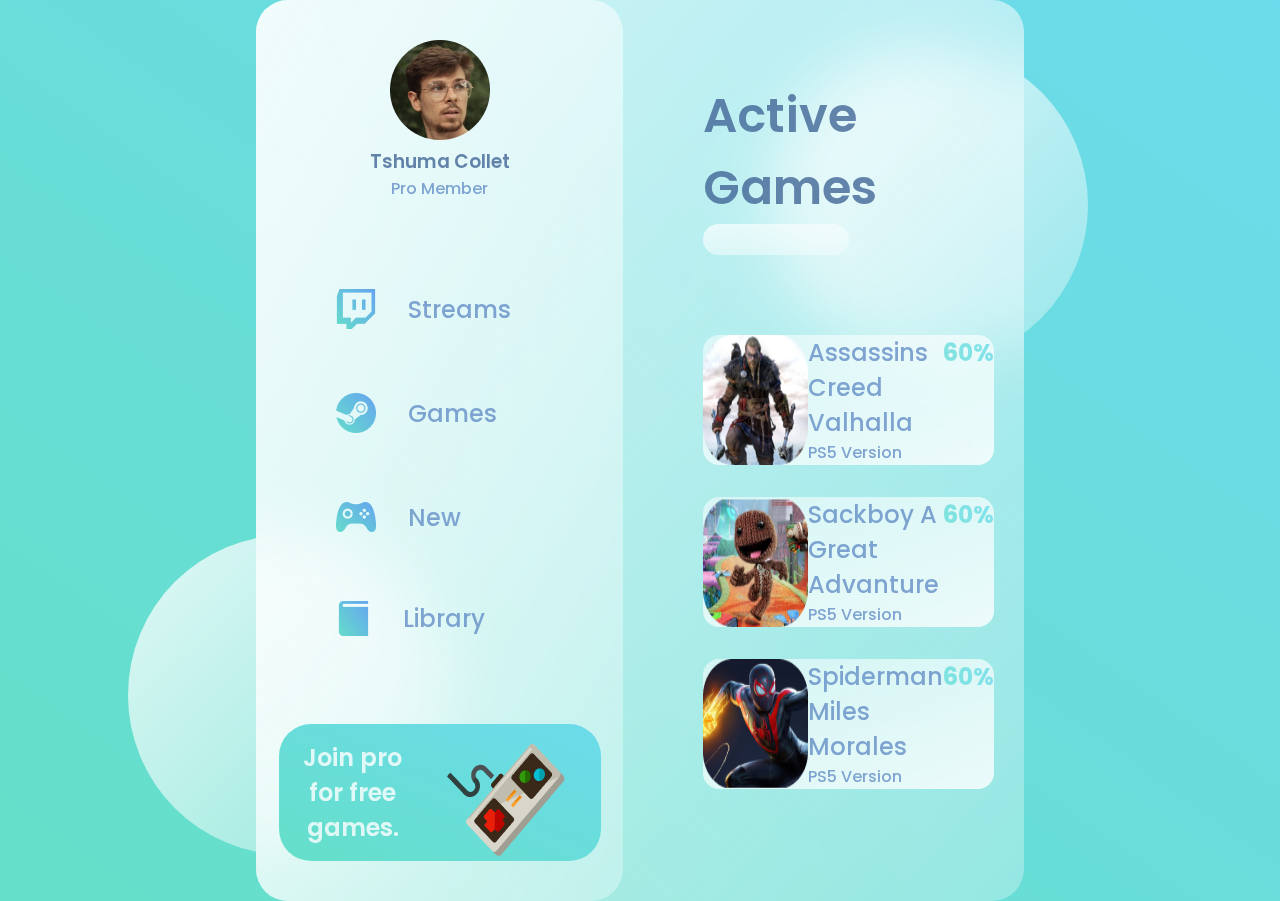
<file: GlassWebsite/index.html>
<!DOCTYPE html>
<html lang="en">
  <head>
    <meta charset="UTF-8" />
    <meta name="viewport" content="width=device-width, initial-scale=1.0" />
    <title>Glass Website</title>
    <link rel="preconnect" href="https://fonts.gstatic.com" />
    <link
      href="https://fonts.googleapis.com/css2?family=Poppins:wght@400;500;700&display=swap"
      rel="stylesheet"
    />
    <link rel="stylesheet" href="./style.css" />
  </head>
  <body>
    <main>
      <section class="glass">
        <div class="dashboard">
          <div class="user">
            <img src="./images/avatar.png" alt="" />
            <h3>Tshuma Collet</h3>
            <p>Pro Member</p>
          </div>
          <div class="links">
            <div class="link">
              <img src="./images/twitch.png" alt="" />
              <h2>Streams</h2>
            </div>
            <div class="link">
              <img src="./images/steam.png" alt="" />
              <h2>Games</h2>
            </div>
            <div class="link">
              <img src="./images/upcoming.png" alt="" />
              <h2>New</h2>
            </div>
            <div class="link">
              <img src="./images/library.png" alt="" />
              <h2>Library</h2>
            </div>
          </div>
          <div class="pro">
            <h2>Join pro for free games.</h2>
            <img src="./images/controller.png" alt="" />
          </div>
        </div>
        <div class="games">
          <div class="status">
            <h1>Active Games</h1>
            <input type="text" />
          </div>
          <div class="cards">
            <div class="card">
              <img src="./images/assassins.png" alt="" />
              <div class="card-info">
                <h2>Assassins Creed Valhalla</h2>
                <p>PS5 Version</p>
                <div class="progress"></div>
              </div>
              <h2 class="percentage">60%</h2>
            </div>
            <div class="card">
              <img src="./images/sackboy.png" alt="" />
              <div class="card-info">
                <h2>Sackboy A Great Advanture</h2>
                <p>PS5 Version</p>
                <div class="progress"></div>
              </div>
              <h2 class="percentage">60%</h2>
            </div>
            <div class="card">
              <img src="./images/spiderman.png" alt="" />
              <div class="card-info">
                <h2>Spiderman Miles Morales</h2>
                <p>PS5 Version</p>
                <div class="progress"></div>
              </div>
              <h2 class="percentage">60%</h2>
            </div>
          </div>
        </div>
      </section>
    </main>
    <div class="circle1"></div>
    <div class="circle2"></div>
  </body>
</html>
</file>
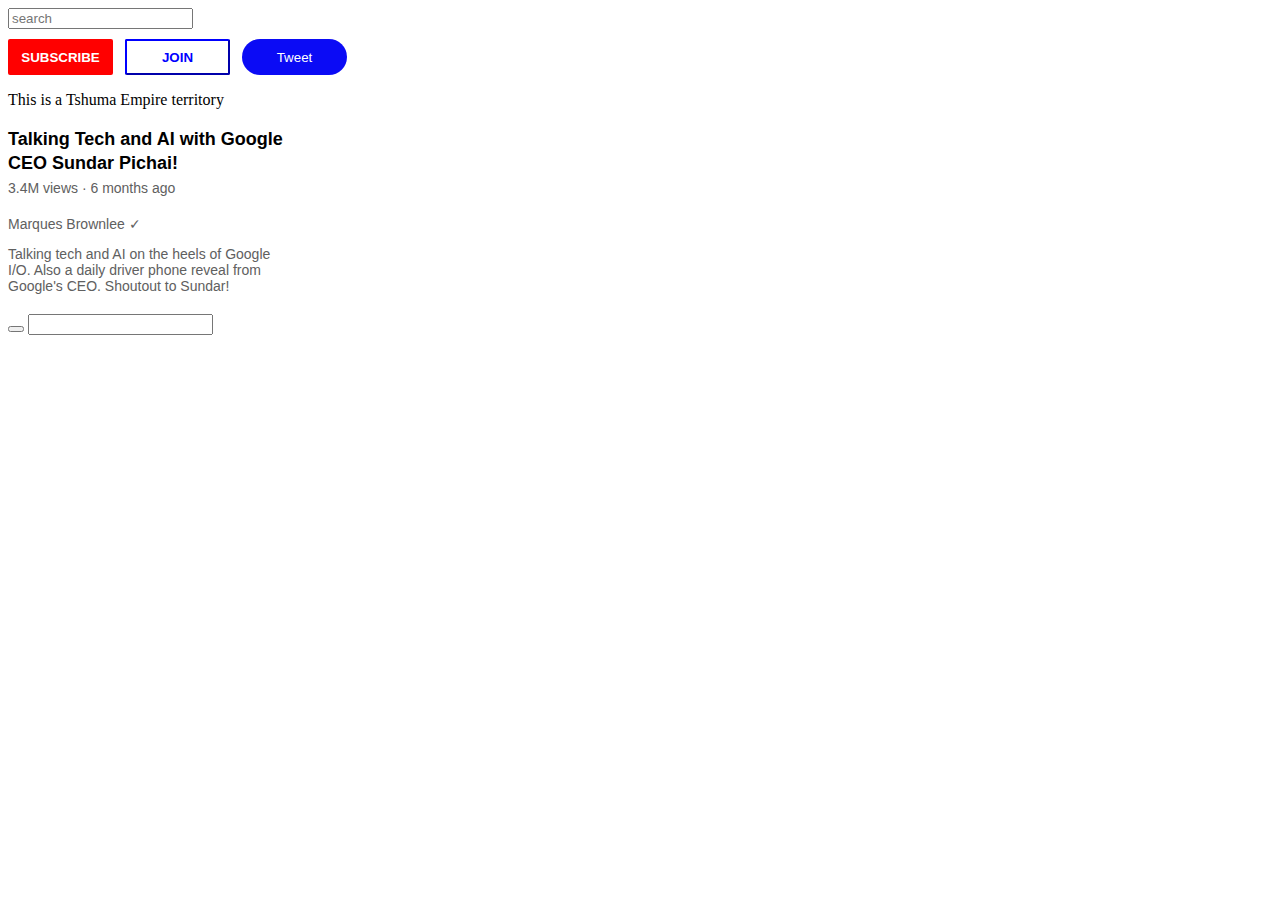
<file: Buttons/buttons.html>
<!DOCTYPE html>
<html lang="en">
<head>
    <title>Buttons</title>
    <link rel="stylesheet" href="buttons.css">
</head>
<body>
    <input class="search-bar" type="text" placeholder="search">
    <button class="subscribe-button">SUBSCRIBE</button>
    <button class="join-button">JOIN</button>
    <button class="tweet-button">Tweet</button>
   
    <p>This is a Tshuma Empire territory</p>
    <p class="video-tittle">
        Talking Tech and AI with Google CEO Sundar Pichai!
    </p>
    
    <p class="video-stats">
        3.4M views &#183; 6 months ago
    </p>
    
    <p class="video-author">
        Marques Brownlee &#x2713;
    </p>
    
    <p class="video-description">
        Talking tech and AI on the heels of Google I/O. Also a daily driver phone reveal from Google's CEO. Shoutout to Sundar!
    </p>
</body>
</html>

<p></p>
<h2></h2>
<button></button>
<input type="text">
</file>
<file: GlassWebsite/style.css>
* {
    margin: 0;
    padding: 0;
    box-sizing: border-box;
  }
  
  h1 {
    color: #426696;
    font-weight: 600;
    font-size: 3rem;
    opacity: 0.8;
  }
  h2,
  p {
    color: #658ec6;
    font-weight: 500;
    opacity: 0.8;
  }
  
  h3 {
    color: #426696;
    font-weight: 600;
    opacity: 0.8;
  }
  
  main {
    font-family: "Poppins", sans-serif;
    min-height: 100vh;
    background: linear-gradient(to right top, #65dfc9, #6cdbeb);
    display: flex;
    align-items: center;
    justify-content: center;
  }
  
  .glass {
    background: white;
    min-height: 80vh;
    width: 60%;
    background: linear-gradient(
      to right bottom,
      rgba(255, 255, 255, 0.7),
      rgba(255, 255, 255, 0.3)
    );
    border-radius: 2rem;
    z-index: 2;
    backdrop-filter: blur(2rem);
    display: flex;
  }
  .circle1,
  .circle2 {
    background: white;
    background: linear-gradient(
      to right bottom,
      rgba(255, 255, 255, 0.8),
      rgba(255, 255, 255, 0.3)
    );
    height: 20rem;
    width: 20rem;
    position: absolute;
    border-radius: 50%;
  }
  
  .circle1 {
    top: 5%;
    right: 15%;
  }
  .circle2 {
    bottom: 5%;
    left: 10%;
  }
  .dashboard {
    flex: 1;
    display: flex;
    flex-direction: column;
    align-items: center;
    justify-content: space-evenly;
    text-align: center;
    background: linear-gradient(
      to right bottom,
      rgba(255, 255, 255, 0.7),
      rgba(255, 255, 255, 0.3)
    );
    border-radius: 2rem;
  }
  .link {
    display: flex;
    margin: 2rem 0rem;
    padding: 1rem 5rem;
    align-items: center;
  }
  .link h2 {
    padding: 0rem 2rem;
  }
  
  .games {
    flex: 2;
  }
  
  .pro {
    background: linear-gradient(to right top, #65dfc9, #6cdbeb);
    border-radius: 2rem;
    color: white;
    padding: 1rem;
    position: relative;
  }
  
  .pro img {
    position: absolute;
    top: -10%;
    right: 10%;
  }
  .pro h2 {
    width: 40%;
    color: white;
    font-weight: 600;
  }
  
  /* GAMES */
  .status {
    margin-bottom: 3rem;
  }
  
  .status input {
    background: linear-gradient(
      to right bottom,
      rgba(255, 255, 255, 0.7),
      rgba(255, 255, 255, 0.3)
    );
    border: none;
    width: 50%;
    padding: 0.5rem;
    border-radius: 2rem;
  }
  
  .games {
    margin: 5rem;
    display: flex;
    flex-direction: column;
    justify-content: space-evenly;
  }
  
  .card {
    display: flex;
    background: linear-gradient(
      to left top,
      rgba(255, 255, 255, 0.8),
      rgba(255, 255, 255, 0.5)
    );
    border-radius: 1rem;
    margin: 2rem 0rem;
}
  
  .progress {
    background: linear-gradient(to right top, #65dfc9, #6cdbeb);
    width: 100%;
    height: 25%;
    border-radius: 1rem;
    position: relative;
    overflow: hidden;
  }
  .progress::after {
    content: "";
    width: 100%;
    height: 100%;
    background: rgb(236, 236, 236);
    position: absolute;
    left: 60%;
  }
  .card-info {
    display: flex;
    flex-direction: column;
    justify-content: space-between;
  }
  
  .percentage {
    font-weight: bold;
    background: linear-gradient(to right top, #65dfc9, #6cdbeb);
    -webkit-background-clip: text;
    -webkit-text-fill-color: transparent;
  }
</file>
<file: Buttons/buttons.css>
.subscribe-button{
    background-color: red;
    color: white;
    border: none;
    height: 36px;
    width: 105px;
    border-radius: 2px;
    font-weight: bold;
    margin-right: 8px;
    cursor: pointer;
    transition: opacity 0.15s;
    
    }
 .join-button{
     background-color: white;
     color: blue;
     border-color: blue;
     border-radius: 2px;
     font-weight: bold;
     height: 36px;
     width: 105px;
     cursor: pointer;
     margin-right: 8px;
     transition: opacity 0.15s;
 }
 .tweet-button{
     background-color: rgb(11, 11, 245);
     border: none;
     color: white;
     width: 105px;
     height: 36px;
     border-radius: 30px;
     cursor: pointer;
 }
 .video-tittle{
 font-family: Arial;
 font-size: 18px;
 font-weight: bold;
  width: 280px;
 line-height: 24px;
 margin-bottom: 5px;
}

  .video-stats{
  font-family: Arial;
  font-size: 14px;
  color: rgb(96, 96, 96);
  margin-top: 0;
  margin-bottom:20px;
}

 .video-author{
font-family: Arial;
font-size: 14px;
color: rgb(96, 96, 96);
margin-top: 0;
}

.video-description{
font-family: Arial;
font-size: 14px;
color: rgb(96, 96, 96);
width: 280px;
}

.search-bar{
    display: block;
    margin-bottom: 10px;
}
</file>
